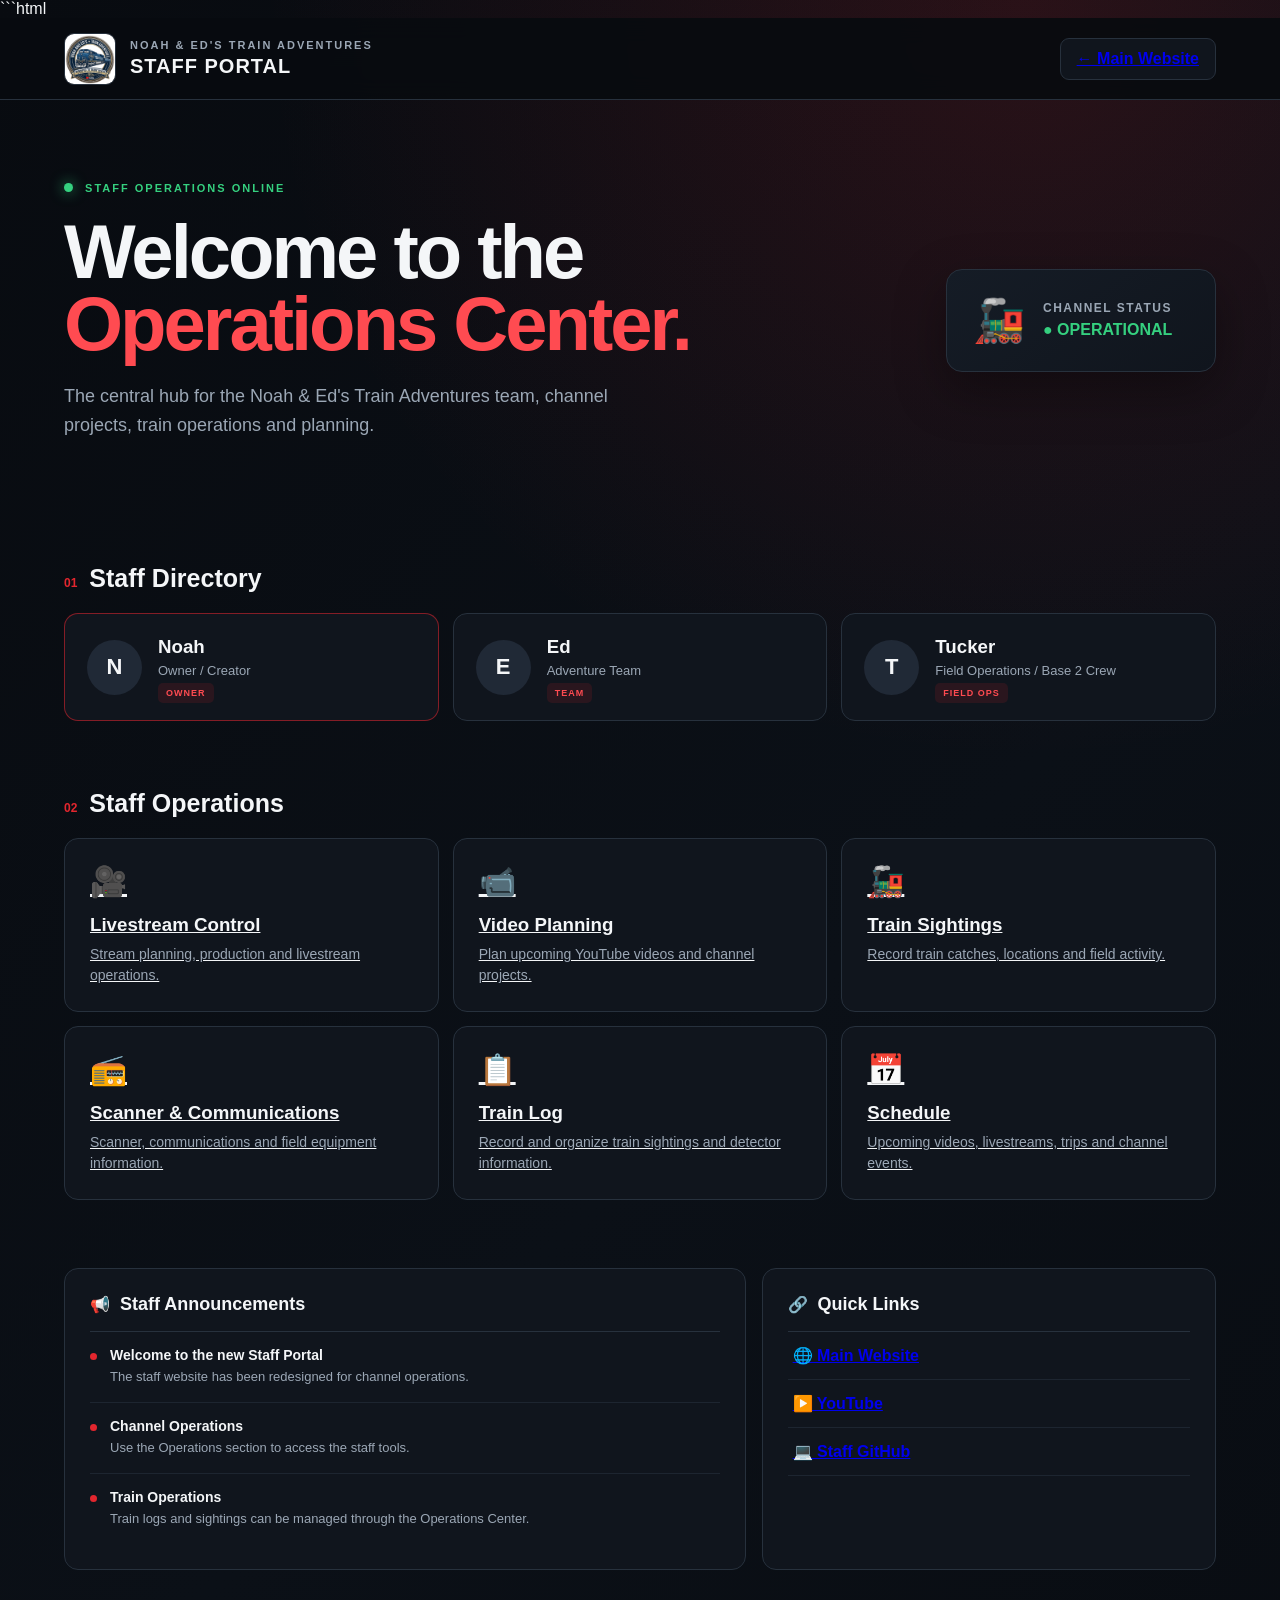
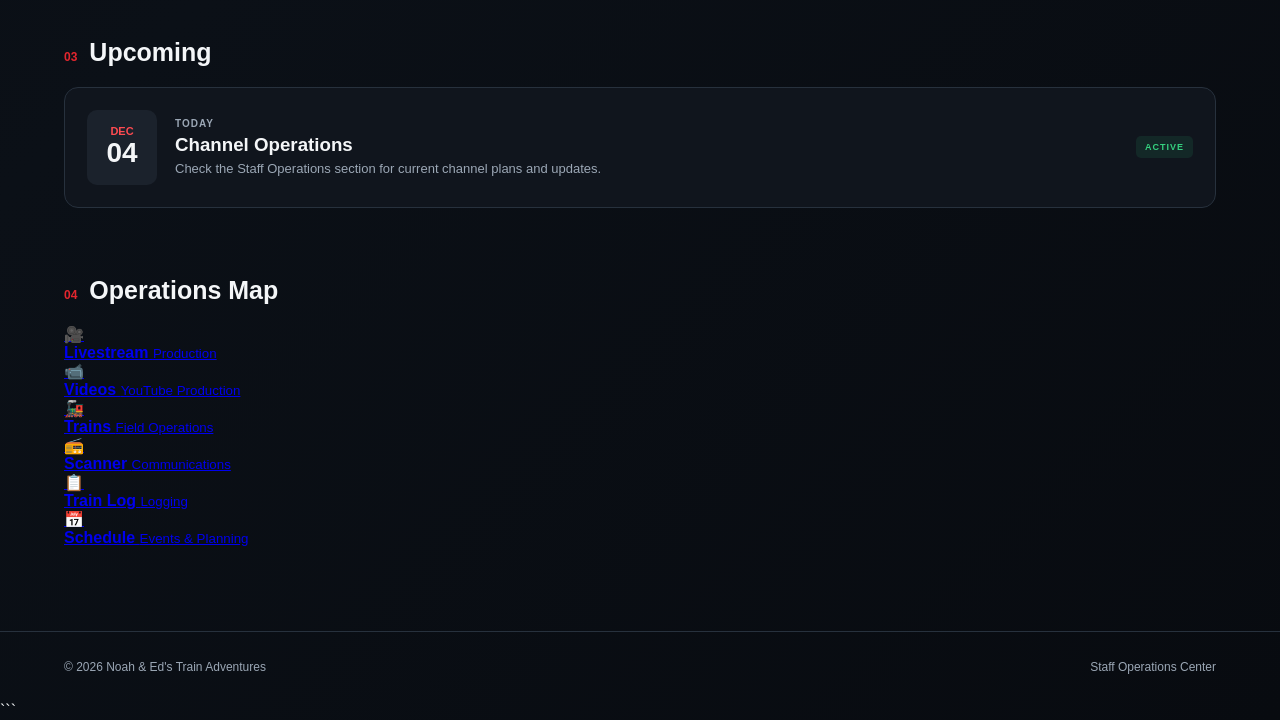
<file: index.html>
```html
<!DOCTYPE html>
<html lang="en">

<head>

    <meta charset="UTF-8">

    <meta
        name="viewport"
        content="width=device-width, initial-scale=1.0"
    >

    <meta
        name="description"
        content="Noah & Ed's Train Adventures Staff Portal"
    >

    <title>
        Staff Portal | Noah & Ed's Train Adventures
    </title>

    <link rel="stylesheet" href="style.css">

</head>


<body>


<!-- =========================================
     TOP NAVIGATION
========================================= -->

<header class="topbar">

    <div class="brand">

        <img
            src="logo.jpg"
            alt="Noah & Ed's Train Adventures"
            class="logo"
        >

        <div class="brand-text">

            <div class="eyebrow">
                NOAH & ED'S TRAIN ADVENTURES
            </div>

            <h1>
                STAFF PORTAL
            </h1>

        </div>

    </div>


    <a
        href="https://noahandedsadventure.github.io/main-website/"
        class="back-button"
    >
        ← Main Website
    </a>

</header>



<!-- =========================================
     MAIN CONTENT
========================================= -->

<main>


    <!-- =====================================
         HERO
    ====================================== -->

    <section class="hero">

        <div class="hero-content">

            <div class="online-status">

                <span class="status-dot"></span>

                STAFF OPERATIONS ONLINE

            </div>


            <h2>

                Welcome to the

                <span>
                    Operations Center.
                </span>

            </h2>


            <p>

                The central hub for the
                Noah & Ed's Train Adventures
                team, channel projects,
                train operations and planning.

            </p>

        </div>



        <div class="status-card">

            <div class="train-icon">
                🚂
            </div>


            <div>

                <div class="status-title">
                    CHANNEL STATUS
                </div>


                <div class="status-online">
                    ● OPERATIONAL
                </div>

            </div>

        </div>

    </section>



    <!-- =====================================
         STAFF DIRECTORY
    ====================================== -->

    <section class="section">

        <div class="section-header">

            <span>
                01
            </span>

            <h2>
                Staff Directory
            </h2>

        </div>



        <div class="staff-grid">


            <!-- NOAH -->

            <div class="staff-card owner">

                <div class="avatar">
                    N
                </div>


                <div>

                    <h3>
                        Noah
                    </h3>


                    <p>
                        Owner / Creator
                    </p>


                    <span class="badge">
                        OWNER
                    </span>

                </div>

            </div>



            <!-- ED -->

            <div class="staff-card">

                <div class="avatar">
                    E
                </div>


                <div>

                    <h3>
                        Ed
                    </h3>


                    <p>
                        Adventure Team
                    </p>


                    <span class="badge">
                        TEAM
                    </span>

                </div>

            </div>



            <!-- TUCKER -->

            <div class="staff-card">

                <div class="avatar">
                    T
                </div>


                <div>

                    <h3>
                        Tucker
                    </h3>


                    <p>
                        Field Operations / Base 2 Crew
                    </p>


                    <span class="badge">
                        FIELD OPS
                    </span>

                </div>

            </div>


        </div>

    </section>



    <!-- =====================================
         STAFF OPERATIONS
    ====================================== -->

    <section class="section">

        <div class="section-header">

            <span>
                02
            </span>

            <h2>
                Staff Operations
            </h2>

        </div>



        <div class="tools-grid">


            <!-- LIVESTREAM -->

            <a
                href="livestream.html"
                class="tool-card"
            >

                <div class="tool-icon">
                    🎥
                </div>


                <h3>
                    Livestream Control
                </h3>


                <p>
                    Stream planning, production
                    and livestream operations.
                </p>

            </a>



            <!-- VIDEOS -->

            <a
                href="videos.html"
                class="tool-card"
            >

                <div class="tool-icon">
                    📹
                </div>


                <h3>
                    Video Planning
                </h3>


                <p>
                    Plan upcoming YouTube videos
                    and channel projects.
                </p>

            </a>



            <!-- TRAIN SIGHTINGS -->

            <a
                href="trains.html"
                class="tool-card"
            >

                <div class="tool-icon">
                    🚂
                </div>


                <h3>
                    Train Sightings
                </h3>


                <p>
                    Record train catches,
                    locations and field activity.
                </p>

            </a>



            <!-- SCANNER -->

            <a
                href="scanner.html"
                class="tool-card"
            >

                <div class="tool-icon">
                    📻
                </div>


                <h3>
                    Scanner & Communications
                </h3>


                <p>
                    Scanner, communications
                    and field equipment information.
                </p>

            </a>



            <!-- TRAIN LOG -->

            <a
                href="train-log.html"
                class="tool-card"
            >

                <div class="tool-icon">
                    📋
                </div>


                <h3>
                    Train Log
                </h3>


                <p>
                    Record and organize train
                    sightings and detector information.
                </p>

            </a>



            <!-- SCHEDULE -->

            <a
                href="schedule.html"
                class="tool-card"
            >

                <div class="tool-icon">
                    📅
                </div>


                <h3>
                    Schedule
                </h3>


                <p>
                    Upcoming videos, livestreams,
                    trips and channel events.
                </p>

            </a>


        </div>

    </section>



    <!-- =====================================
         ANNOUNCEMENTS + QUICK LINKS
    ====================================== -->

    <section class="two-column section">


        <!-- ANNOUNCEMENTS -->

        <div class="panel">

            <div class="panel-header">

                <span>
                    📢
                </span>

                <h2>
                    Staff Announcements
                </h2>

            </div>



            <div class="announcement">

                <span class="announcement-dot"></span>


                <div>

                    <strong>
                        Welcome to the new Staff Portal
                    </strong>


                    <p>
                        The staff website has been
                        redesigned for channel operations.
                    </p>

                </div>

            </div>



            <div class="announcement">

                <span class="announcement-dot"></span>


                <div>

                    <strong>
                        Channel Operations
                    </strong>


                    <p>
                        Use the Operations section
                        to access the staff tools.
                    </p>

                </div>

            </div>



            <div class="announcement">

                <span class="announcement-dot"></span>


                <div>

                    <strong>
                        Train Operations
                    </strong>


                    <p>
                        Train logs and sightings can
                        be managed through the Operations
                        Center.
                    </p>

                </div>

            </div>

        </div>



        <!-- QUICK LINKS -->

        <div class="panel">

            <div class="panel-header">

                <span>
                    🔗
                </span>

                <h2>
                    Quick Links
                </h2>

            </div>


            <div class="quick-links">


                <a
                    href="https://noahandedsadventure.github.io/main-website/"
                >
                    🌐 Main Website
                </a>



                <a
                    href="https://www.youtube.com/"
                    target="_blank"
                    rel="noopener noreferrer"
                >
                    ▶️ YouTube
                </a>



                <a
                    href="https://github.com/Noahandedsadventure/staffpage"
                    target="_blank"
                    rel="noopener noreferrer"
                >
                    💻 Staff GitHub
                </a>


            </div>

        </div>


    </section>



    <!-- =====================================
         UPCOMING
    ====================================== -->

    <section class="section">

        <div class="section-header">

            <span>
                03
            </span>

            <h2>
                Upcoming
            </h2>

        </div>



        <div class="upcoming-card">


            <div class="calendar">

                <span id="month">
                    OCT
                </span>


                <strong id="day">
                    01
                </strong>

            </div>



            <div class="upcoming-info">

                <span class="today">
                    TODAY
                </span>


                <h3>
                    Channel Operations
                </h3>


                <p>
                    Check the Staff Operations
                    section for current channel
                    plans and updates.
                </p>

            </div>



            <div class="active">
                ACTIVE
            </div>


        </div>

    </section>



    <!-- =====================================
         OPERATIONS MAP
    ====================================== -->

    <section class="section">

        <div class="section-header">

            <span>
                04
            </span>

            <h2>
                Operations Map
            </h2>

        </div>



        <div class="operations-map">


            <a
                href="livestream.html"
                class="map-item"
            >

                <span>
                    🎥
                </span>

                <div>

                    <strong>
                        Livestream
                    </strong>

                    <small>
                        Production
                    </small>

                </div>

            </a>



            <a
                href="videos.html"
                class="map-item"
            >

                <span>
                    📹
                </span>

                <div>

                    <strong>
                        Videos
                    </strong>

                    <small>
                        YouTube Production
                    </small>

                </div>

            </a>



            <a
                href="trains.html"
                class="map-item"
            >

                <span>
                    🚂
                </span>

                <div>

                    <strong>
                        Trains
                    </strong>

                    <small>
                        Field Operations
                    </small>

                </div>

            </a>



            <a
                href="scanner.html"
                class="map-item"
            >

                <span>
                    📻
                </span>

                <div>

                    <strong>
                        Scanner
                    </strong>

                    <small>
                        Communications
                    </small>

                </div>

            </a>



            <a
                href="train-log.html"
                class="map-item"
            >

                <span>
                    📋
                </span>

                <div>

                    <strong>
                        Train Log
                    </strong>

                    <small>
                        Logging
                    </small>

                </div>

            </a>



            <a
                href="schedule.html"
                class="map-item"
            >

                <span>
                    📅
                </span>

                <div>

                    <strong>
                        Schedule
                    </strong>

                    <small>
                        Events & Planning
                    </small>

                </div>

            </a>


        </div>

    </section>


</main>



<!-- =========================================
     FOOTER
========================================= -->

<footer>

    <div>
        © 2026 Noah & Ed's Train Adventures
    </div>


    <div>
        Staff Operations Center
    </div>

</footer>



<!-- =========================================
     JAVASCRIPT
========================================= -->

<script>

    /*
        Automatically update the
        date displayed on the dashboard.
    */


    const now = new Date();


    const months = [

        "JAN",
        "FEB",
        "MAR",
        "APR",
        "MAY",
        "JUN",
        "JUL",
        "AUG",
        "SEP",
        "OCT",
        "NOV",
        "DEC"

    ];


    const monthElement =
        document.getElementById("month");


    const dayElement =
        document.getElementById("day");


    if (monthElement) {

        monthElement.textContent =
            months[now.getMonth()];

    }


    if (dayElement) {

        dayElement.textContent =
            String(
                now.getDate()
            ).padStart(2, "0");

    }

</script>


</body>

</html>
```
</file>
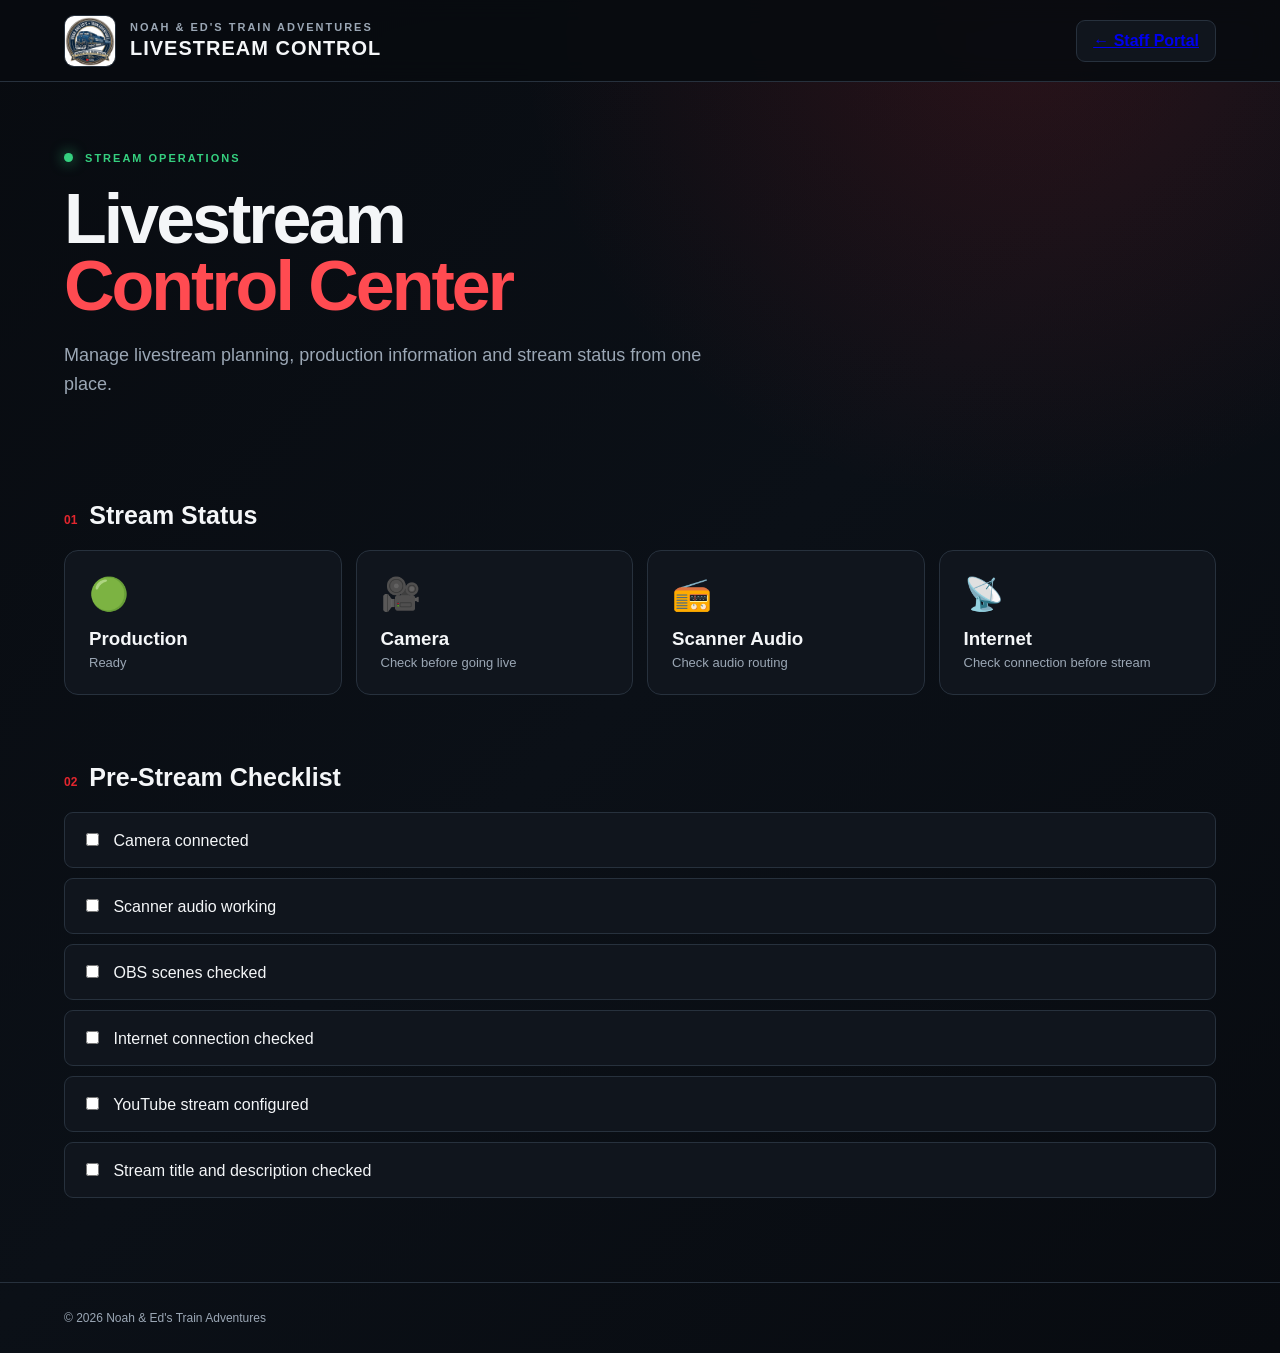
<file: livestream.html>
<!DOCTYPE html>
<html lang="en">
<head>
<meta charset="UTF-8">
<meta name="viewport" content="width=device-width, initial-scale=1.0">

<title>Livestream Control | Noah & Ed's</title>

<link rel="stylesheet" href="style.css">
</head>

<body>

<header class="topbar">

<div class="brand">
<img src="logo.jpg" class="logo">

<div>
<div class="eyebrow">NOAH & ED'S TRAIN ADVENTURES</div>
<h1>LIVESTREAM CONTROL</h1>
</div>
</div>

<a href="index.html" class="back-button">
← Staff Portal
</a>

</header>


<main>

<section class="page-hero">

<div>
<div class="online-status">
<span class="status-dot"></span>
STREAM OPERATIONS
</div>

<h2>
Livestream
<span>Control Center</span>
</h2>

<p>
Manage livestream planning, production information
and stream status from one place.
</p>
</div>

</section>


<section class="section">

<div class="section-header">
<span>01</span>
<h2>Stream Status</h2>
</div>

<div class="dashboard-grid">

<div class="dashboard-card">
<span class="big-icon">🟢</span>
<h3>Production</h3>
<p>Ready</p>
</div>

<div class="dashboard-card">
<span class="big-icon">🎥</span>
<h3>Camera</h3>
<p>Check before going live</p>
</div>

<div class="dashboard-card">
<span class="big-icon">📻</span>
<h3>Scanner Audio</h3>
<p>Check audio routing</p>
</div>

<div class="dashboard-card">
<span class="big-icon">📡</span>
<h3>Internet</h3>
<p>Check connection before stream</p>
</div>

</div>

</section>


<section class="section">

<div class="section-header">
<span>02</span>
<h2>Pre-Stream Checklist</h2>
</div>

<div class="checklist">

<label>
<input type="checkbox">
Camera connected
</label>

<label>
<input type="checkbox">
Scanner audio working
</label>

<label>
<input type="checkbox">
OBS scenes checked
</label>

<label>
<input type="checkbox">
Internet connection checked
</label>

<label>
<input type="checkbox">
YouTube stream configured
</label>

<label>
<input type="checkbox">
Stream title and description checked
</label>

</div>

</section>

</main>


<footer>
© 2026 Noah & Ed's Train Adventures
</footer>

</body>
</html>
</file>
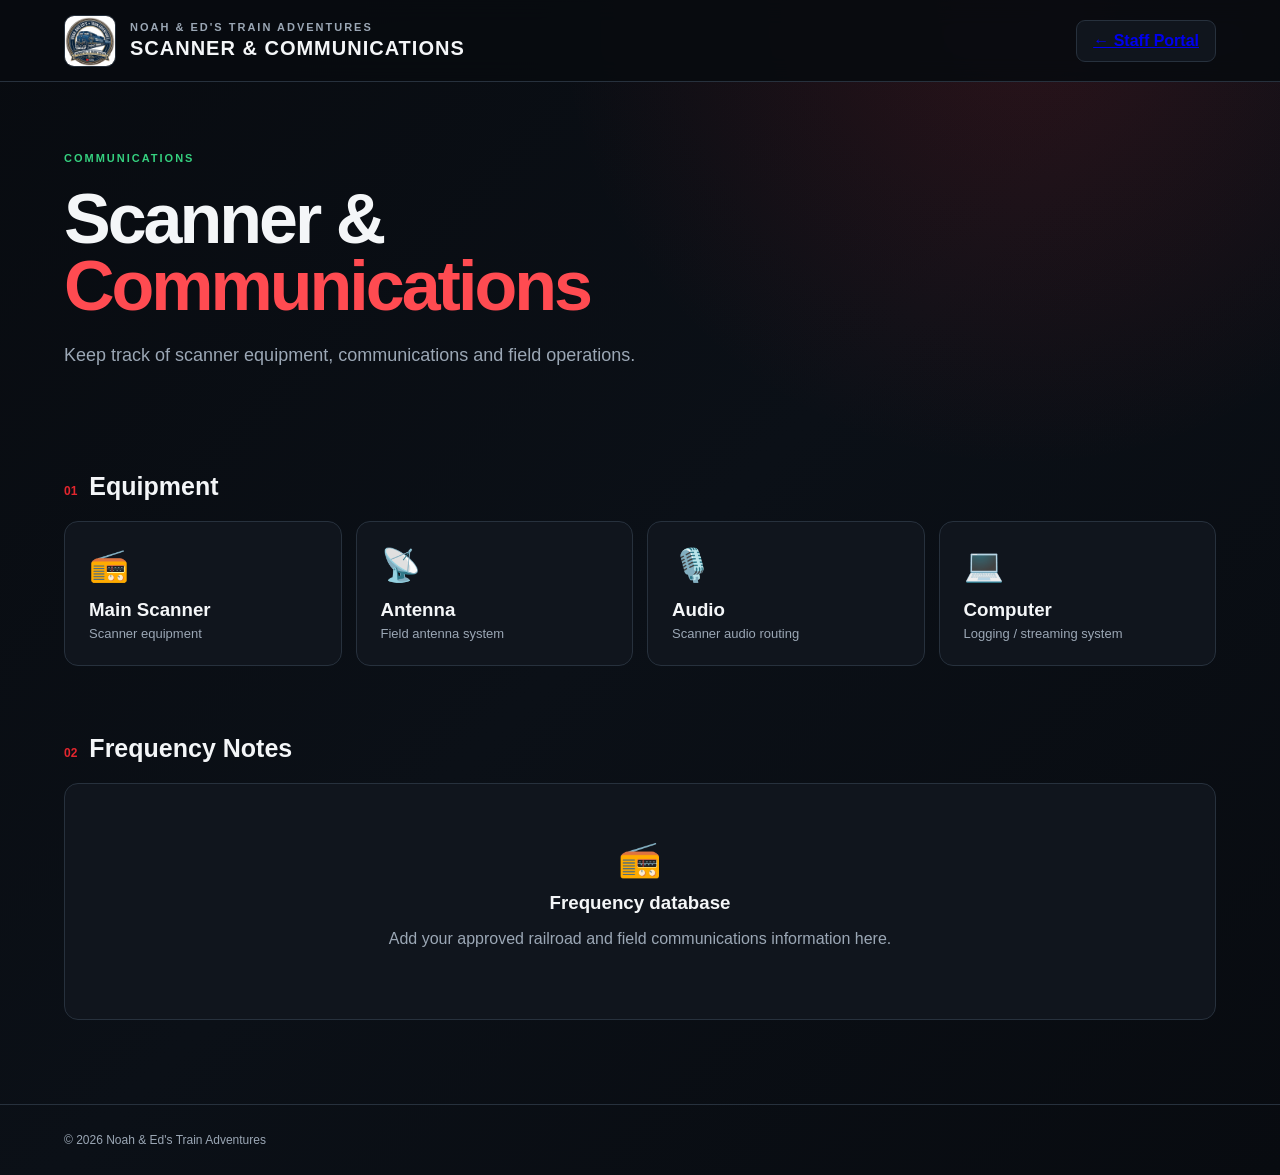
<file: scanner.html>
<!DOCTYPE html>
<html lang="en">

<head>

<meta charset="UTF-8">
<meta name="viewport" content="width=device-width, initial-scale=1.0">

<title>Scanner & Communications | Noah & Ed's</title>

<link rel="stylesheet" href="style.css">

</head>


<body>

<header class="topbar">

<div class="brand">

<img src="logo.jpg" class="logo">

<div>

<div class="eyebrow">
NOAH & ED'S TRAIN ADVENTURES
</div>

<h1>SCANNER & COMMUNICATIONS</h1>

</div>

</div>


<a href="index.html" class="back-button">
← Staff Portal
</a>

</header>


<main>

<section class="page-hero">

<div>

<div class="online-status">
COMMUNICATIONS
</div>

<h2>
Scanner &
<span>Communications</span>
</h2>

<p>
Keep track of scanner equipment, communications
and field operations.
</p>

</div>

</section>


<section class="section">

<div class="section-header">
<span>01</span>
<h2>Equipment</h2>
</div>


<div class="dashboard-grid">

<div class="dashboard-card">

<span class="big-icon">
📻
</span>

<h3>
Main Scanner
</h3>

<p>
Scanner equipment
</p>

</div>


<div class="dashboard-card">

<span class="big-icon">
📡
</span>

<h3>
Antenna
</h3>

<p>
Field antenna system
</p>

</div>


<div class="dashboard-card">

<span class="big-icon">
🎙️
</span>

<h3>
Audio
</h3>

<p>
Scanner audio routing
</p>

</div>


<div class="dashboard-card">

<span class="big-icon">
💻
</span>

<h3>
Computer
</h3>

<p>
Logging / streaming system
</p>

</div>

</div>

</section>


<section class="section">

<div class="section-header">
<span>02</span>
<h2>Frequency Notes</h2>
</div>


<div class="empty-state">

📻

<h3>
Frequency database
</h3>

<p>
Add your approved railroad and field
communications information here.
</p>

</div>

</section>

</main>


<footer>
© 2026 Noah & Ed's Train Adventures
</footer>

</body>

</html>
</file>
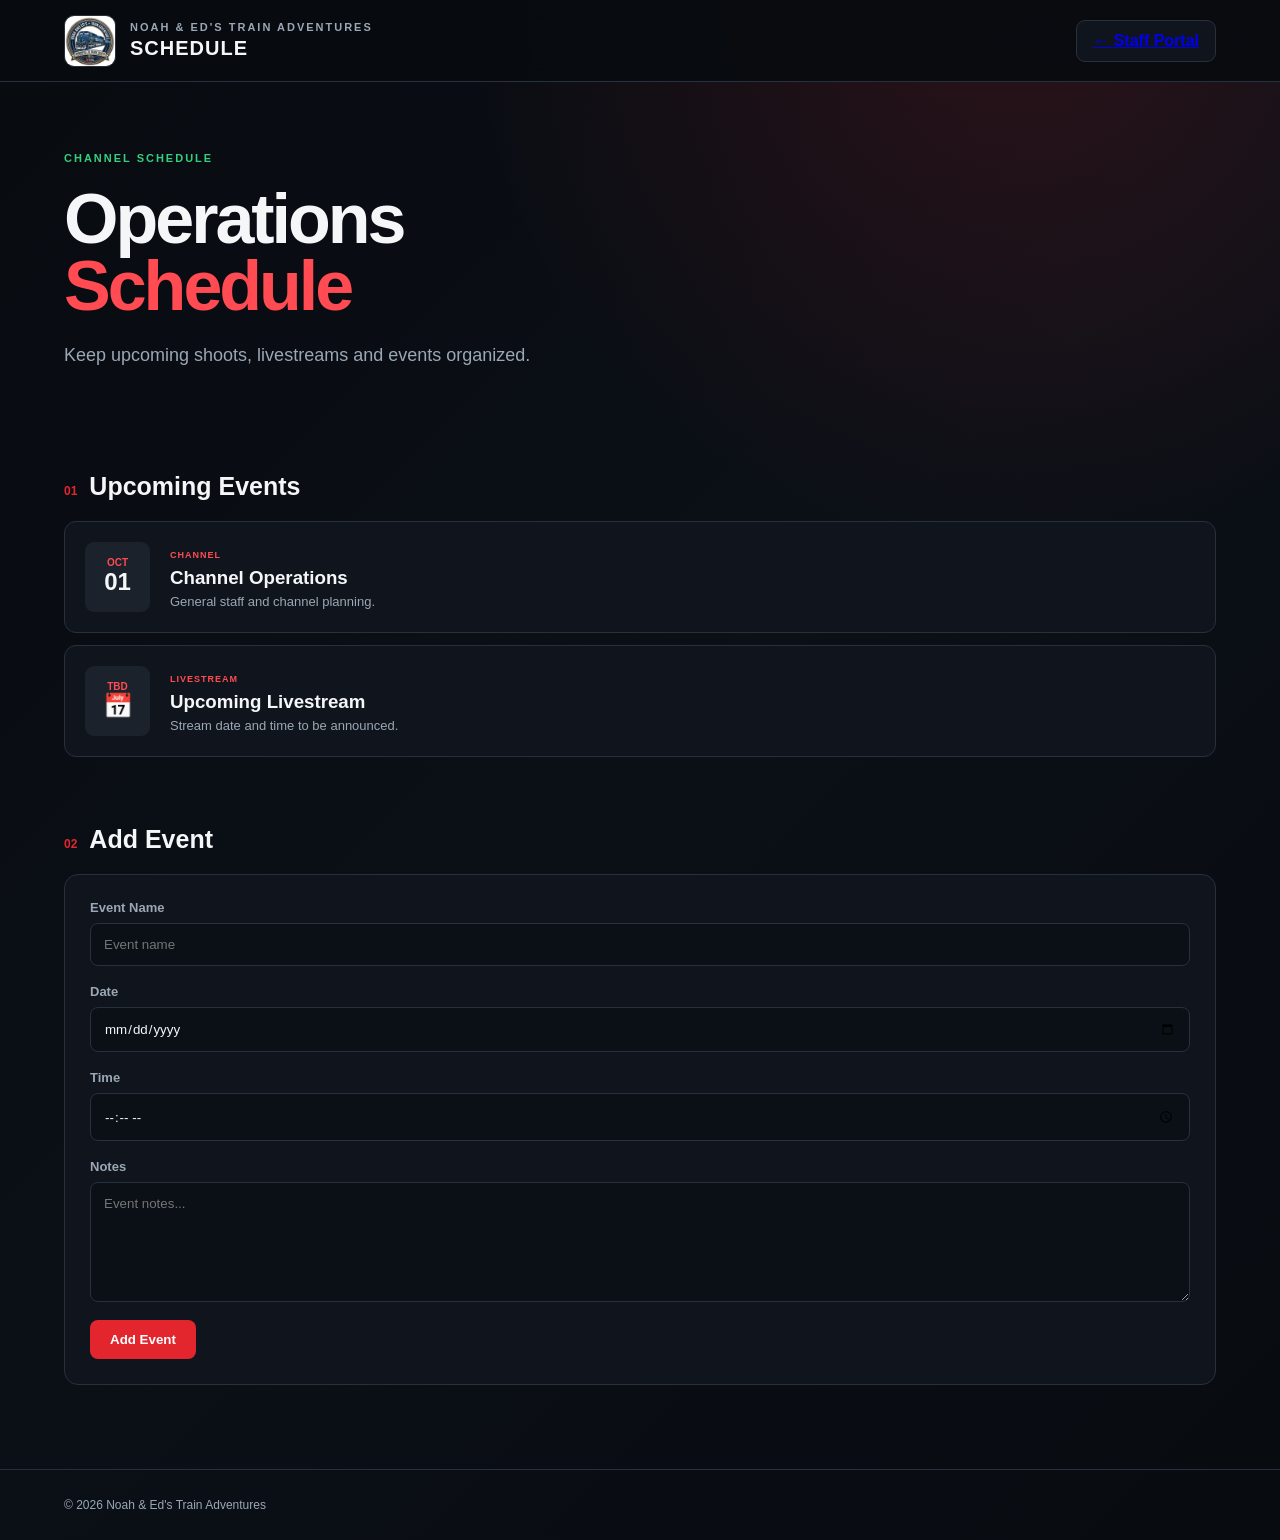
<file: schedule.html>
<!DOCTYPE html>
<html lang="en">

<head>

<meta charset="UTF-8">
<meta name="viewport" content="width=device-width, initial-scale=1.0">

<title>Schedule | Noah & Ed's</title>

<link rel="stylesheet" href="style.css">

</head>


<body>

<header class="topbar">

<div class="brand">

<img src="logo.jpg" class="logo">

<div>

<div class="eyebrow">
NOAH & ED'S TRAIN ADVENTURES
</div>

<h1>SCHEDULE</h1>

</div>

</div>


<a href="index.html" class="back-button">
← Staff Portal
</a>

</header>


<main>

<section class="page-hero">

<div>

<div class="online-status">
CHANNEL SCHEDULE
</div>

<h2>
Operations
<span>Schedule</span>
</h2>

<p>
Keep upcoming shoots, livestreams and events organized.
</p>

</div>

</section>


<section class="section">

<div class="section-header">
<span>01</span>
<h2>Upcoming Events</h2>
</div>


<div class="schedule-list">


<div class="schedule-item">

<div class="schedule-date">

<span>
OCT
</span>

<strong>
01
</strong>

</div>


<div>

<span class="event-type">
CHANNEL
</span>

<h3>
Channel Operations
</h3>

<p>
General staff and channel planning.
</p>

</div>

</div>



<div class="schedule-item">

<div class="schedule-date">

<span>
TBD
</span>

<strong>
📅
</strong>

</div>


<div>

<span class="event-type">
LIVESTREAM
</span>

<h3>
Upcoming Livestream
</h3>

<p>
Stream date and time to be announced.
</p>

</div>

</div>


</div>

</section>


<section class="section">

<div class="section-header">
<span>02</span>
<h2>Add Event</h2>
</div>


<form class="staff-form">

<label>
Event Name

<input
type="text"
placeholder="Event name">
</label>


<label>
Date

<input type="date">
</label>


<label>
Time

<input type="time">
</label>


<label>
Notes

<textarea
placeholder="Event notes..."></textarea>
</label>


<button type="button"
onclick="alert('Schedule form ready for calendar integration.')">
Add Event
</button>

</form>

</section>

</main>


<footer>
© 2026 Noah & Ed's Train Adventures
</footer>

</body>

</html>
</file>
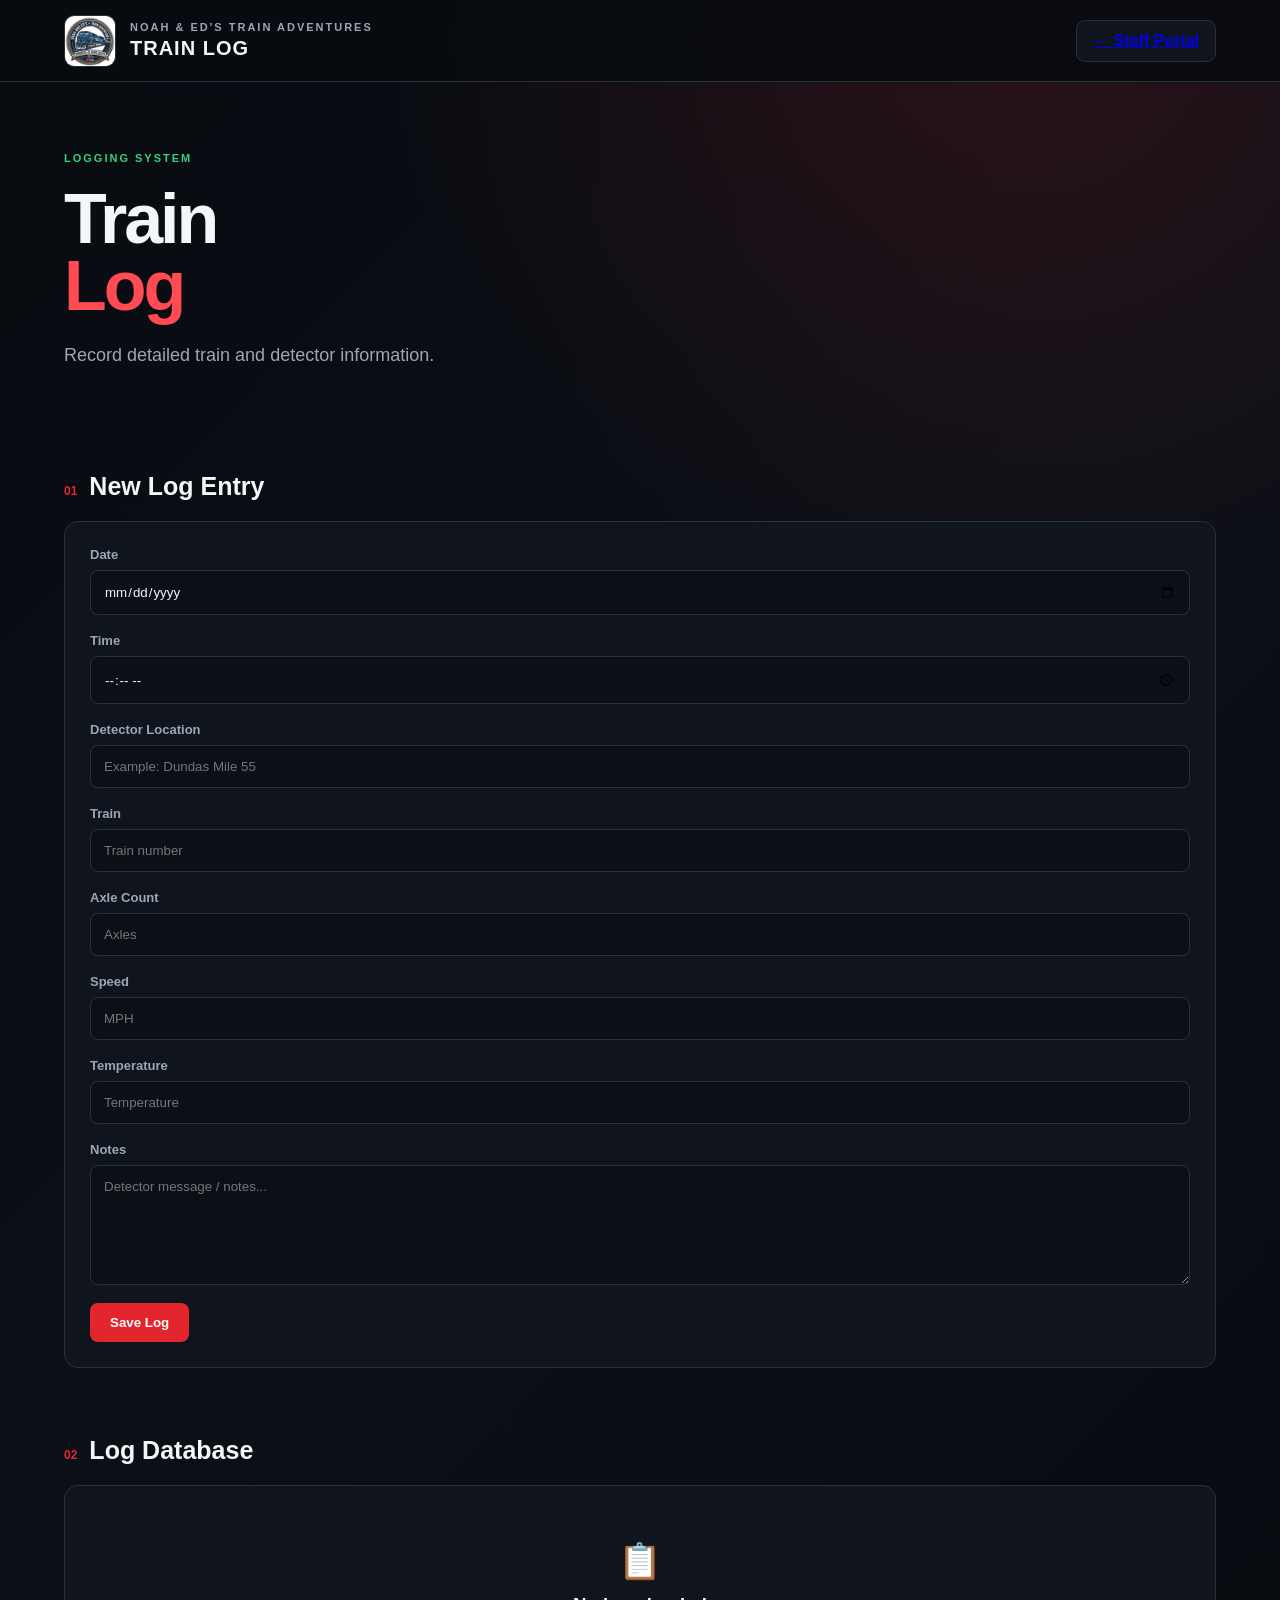
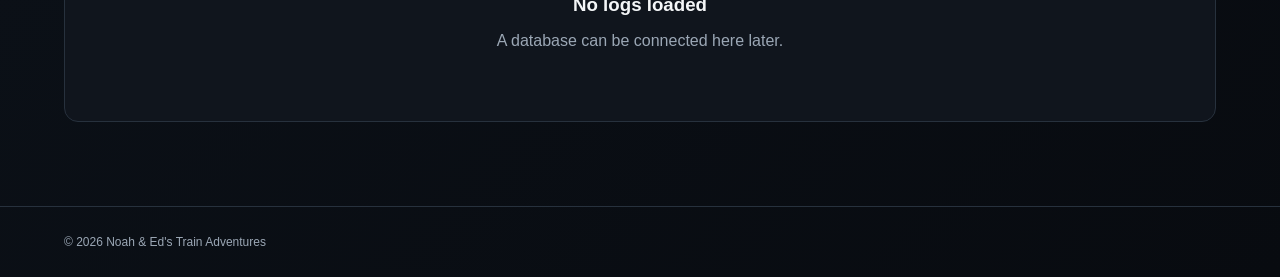
<file: train-log.html>
<!DOCTYPE html>
<html lang="en">

<head>

<meta charset="UTF-8">
<meta name="viewport" content="width=device-width, initial-scale=1.0">

<title>Train Log | Noah & Ed's</title>

<link rel="stylesheet" href="style.css">

</head>


<body>

<header class="topbar">

<div class="brand">

<img src="logo.jpg" class="logo">

<div>

<div class="eyebrow">
NOAH & ED'S TRAIN ADVENTURES
</div>

<h1>TRAIN LOG</h1>

</div>

</div>


<a href="index.html" class="back-button">
← Staff Portal
</a>

</header>


<main>

<section class="page-hero">

<div>

<div class="online-status">
LOGGING SYSTEM
</div>

<h2>
Train
<span>Log</span>
</h2>

<p>
Record detailed train and detector information.
</p>

</div>

</section>


<section class="section">

<div class="section-header">
<span>01</span>
<h2>New Log Entry</h2>
</div>


<form class="staff-form">

<label>
Date

<input type="date">
</label>


<label>
Time

<input type="time">
</label>


<label>
Detector Location

<input
type="text"
placeholder="Example: Dundas Mile 55">
</label>


<label>
Train

<input
type="text"
placeholder="Train number">
</label>


<label>
Axle Count

<input
type="number"
placeholder="Axles">
</label>


<label>
Speed

<input
type="number"
placeholder="MPH">
</label>


<label>
Temperature

<input
type="number"
placeholder="Temperature">
</label>


<label>
Notes

<textarea
placeholder="Detector message / notes..."></textarea>
</label>


<button type="button"
onclick="alert('Train log form ready for database integration.')">
Save Log
</button>

</form>

</section>


<section class="section">

<div class="section-header">
<span>02</span>
<h2>Log Database</h2>
</div>


<div class="empty-state">

📋

<h3>
No logs loaded
</h3>

<p>
A database can be connected here later.
</p>

</div>

</section>

</main>


<footer>
© 2026 Noah & Ed's Train Adventures
</footer>

</body>

</html>
</file>
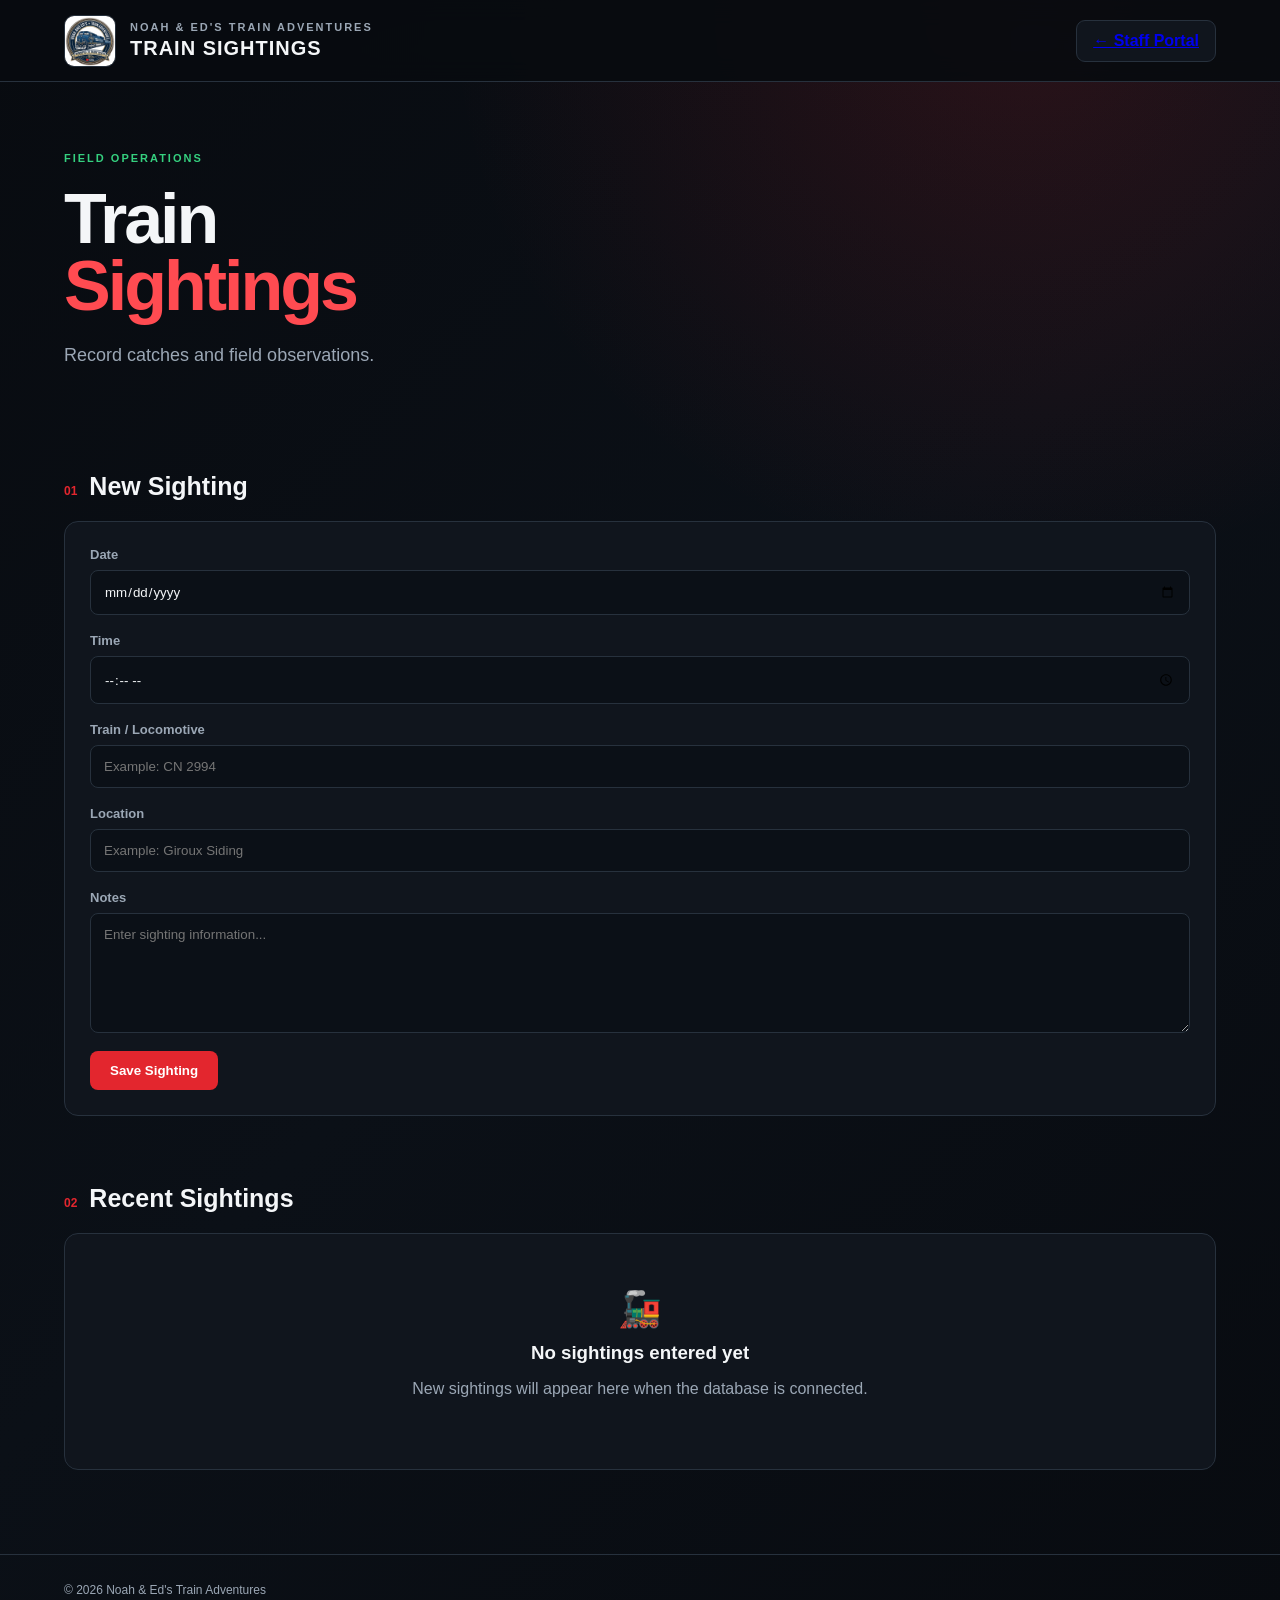
<file: trains.html>
<!DOCTYPE html>
<html lang="en">

<head>

<meta charset="UTF-8">
<meta name="viewport" content="width=device-width, initial-scale=1.0">

<title>Train Sightings | Noah & Ed's</title>

<link rel="stylesheet" href="style.css">

</head>


<body>

<header class="topbar">

<div class="brand">

<img src="logo.jpg" class="logo">

<div>

<div class="eyebrow">
NOAH & ED'S TRAIN ADVENTURES
</div>

<h1>TRAIN SIGHTINGS</h1>

</div>

</div>


<a href="index.html" class="back-button">
← Staff Portal
</a>

</header>


<main>

<section class="page-hero">

<div>

<div class="online-status">
FIELD OPERATIONS
</div>

<h2>
Train
<span>Sightings</span>
</h2>

<p>
Record catches and field observations.
</p>

</div>

</section>


<section class="section">

<div class="section-header">
<span>01</span>
<h2>New Sighting</h2>
</div>


<form class="staff-form">

<label>
Date

<input type="date">
</label>


<label>
Time

<input type="time">
</label>


<label>
Train / Locomotive

<input
type="text"
placeholder="Example: CN 2994">
</label>


<label>
Location

<input
type="text"
placeholder="Example: Giroux Siding">
</label>


<label>
Notes

<textarea
placeholder="Enter sighting information..."></textarea>
</label>


<button type="button"
onclick="alert('Train sighting saved locally for now.')">
Save Sighting
</button>

</form>

</section>


<section class="section">

<div class="section-header">
<span>02</span>
<h2>Recent Sightings</h2>
</div>


<div class="empty-state">

🚂

<h3>
No sightings entered yet
</h3>

<p>
New sightings will appear here when
the database is connected.
</p>

</div>

</section>

</main>


<footer>
© 2026 Noah & Ed's Train Adventures
</footer>

</body>

</html>
</file>
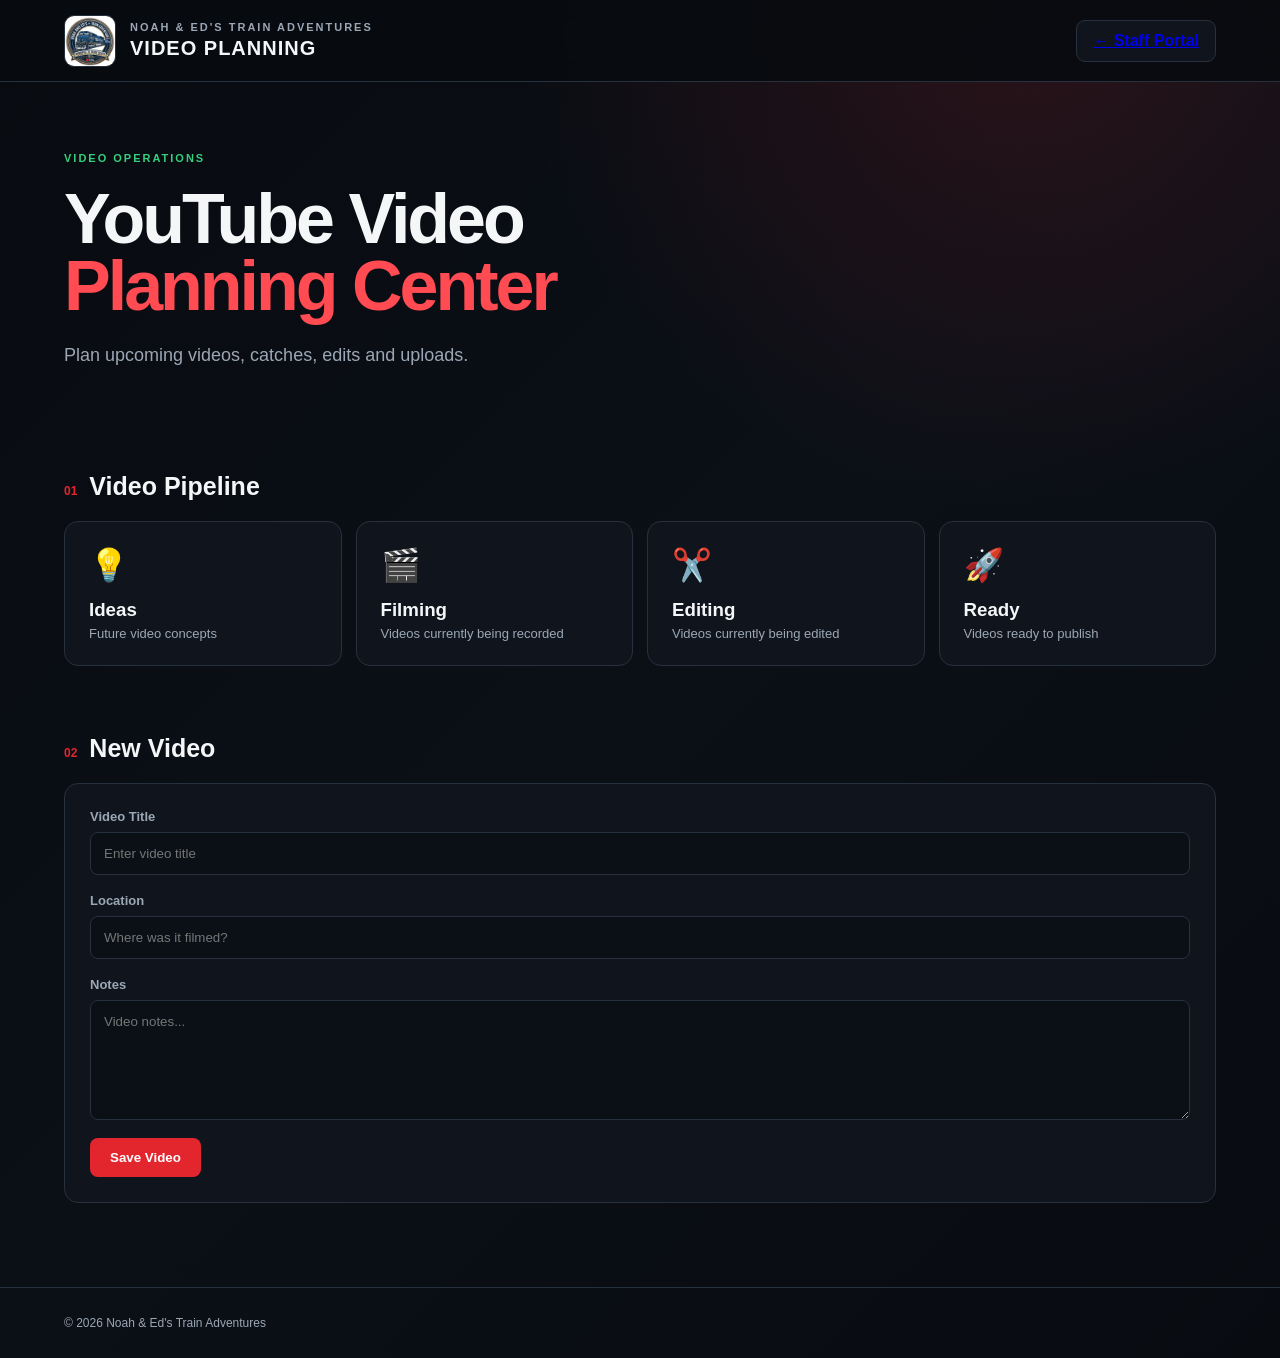
<file: videos.html>
<!DOCTYPE html>
<html lang="en">
<head>

<meta charset="UTF-8">
<meta name="viewport" content="width=device-width, initial-scale=1.0">

<title>Video Planning | Noah & Ed's</title>

<link rel="stylesheet" href="style.css">

</head>

<body>

<header class="topbar">

<div class="brand">

<img src="logo.jpg" class="logo">

<div>
<div class="eyebrow">
NOAH & ED'S TRAIN ADVENTURES
</div>

<h1>VIDEO PLANNING</h1>
</div>

</div>

<a href="index.html" class="back-button">
← Staff Portal
</a>

</header>


<main>

<section class="page-hero">

<div>

<div class="online-status">
VIDEO OPERATIONS
</div>

<h2>
YouTube Video
<span>Planning Center</span>
</h2>

<p>
Plan upcoming videos, catches, edits and uploads.
</p>

</div>

</section>


<section class="section">

<div class="section-header">
<span>01</span>
<h2>Video Pipeline</h2>
</div>


<div class="dashboard-grid">

<div class="dashboard-card">
<span class="big-icon">💡</span>
<h3>Ideas</h3>
<p>Future video concepts</p>
</div>

<div class="dashboard-card">
<span class="big-icon">🎬</span>
<h3>Filming</h3>
<p>Videos currently being recorded</p>
</div>

<div class="dashboard-card">
<span class="big-icon">✂️</span>
<h3>Editing</h3>
<p>Videos currently being edited</p>
</div>

<div class="dashboard-card">
<span class="big-icon">🚀</span>
<h3>Ready</h3>
<p>Videos ready to publish</p>
</div>

</div>

</section>


<section class="section">

<div class="section-header">
<span>02</span>
<h2>New Video</h2>
</div>

<form class="staff-form">

<label>
Video Title

<input
type="text"
placeholder="Enter video title">
</label>


<label>
Location

<input
type="text"
placeholder="Where was it filmed?">
</label>


<label>
Notes

<textarea
placeholder="Video notes..."></textarea>
</label>


<button type="button"
onclick="alert('Video planning form ready!')">
Save Video
</button>

</form>

</section>

</main>


<footer>
© 2026 Noah & Ed's Train Adventures
</footer>

</body>
</html>
</file>
<file: style.css>
* {
    box-sizing: border-box;
}

:root {

    --background: #080b10;
    --panel: #10151d;
    --panel-light: #151c26;

    --border: #27313d;

    --text: #f4f6f8;
    --muted: #9ba7b5;

    --red: #e3262e;
    --red-light: #ff4b51;

    --green: #35d07f;

}


body {

    margin: 0;

    font-family:
        Arial,
        Helvetica,
        sans-serif;

    background:
        radial-gradient(
            circle at 80% 0%,
            rgba(227,38,46,.15),
            transparent 30%
        ),

        linear-gradient(
            135deg,
            #080b10,
            #0b1017,
            #080b10
        );

    color: var(--text);

    min-height: 100vh;

}


/* HEADER */

.topbar {

    min-height: 82px;

    padding:
        14px 5%;

    display: flex;

    justify-content:
        space-between;

    align-items:
        center;

    gap: 20px;

    border-bottom:
        1px solid var(--border);

    background:
        rgba(8,11,16,.92);

    position:
        sticky;

    top: 0;

    z-index: 100;

    backdrop-filter:
        blur(12px);

}


.brand {

    display: flex;

    align-items: center;

    gap: 14px;

}


.logo {

    width: 52px;

    height: 52px;

    object-fit: cover;

    border-radius: 10px;

    border:
        1px solid var(--border);

}


.eyebrow {

    font-size: 11px;

    letter-spacing: 2px;

    color:
        var(--muted);

    font-weight: 800;

}


h1 {

    margin:
        4px 0 0;

    font-size: 20px;

    letter-spacing: 1px;

}


.back-button {

    padding:
        11px 16px;

    border:
        1px solid var(--border);

    border-radius: 9px;

    background:
        var(--panel);

    font-weight: 700;

    transition:
        .2s;

}


.back-button:hover {

    border-color:
        var(--red);

    transform:
        translateY(-2px);

}



/* MAIN */

main {

    width:
        min(1180px, 90%);

    margin:
        auto;

}


/* HERO */

.hero {

    min-height:
        430px;

    padding:
        70px 0 60px;

    display:
        flex;

    justify-content:
        space-between;

    align-items:
        center;

    gap: 50px;

}


.online-status {

    color:
        var(--green);

    font-size:
        11px;

    font-weight:
        900;

    letter-spacing:
        2px;

}


.status-dot {

    display:
        inline-block;

    width:
        9px;

    height:
        9px;

    background:
        var(--green);

    border-radius:
        50%;

    margin-right:
        7px;

    box-shadow:
        0 0 14px
        rgba(53,208,127,.8);

}


.hero h2 {

    font-size:
        clamp(42px, 7vw, 76px);

    line-height:
        .95;

    letter-spacing:
        -3px;

    margin:
        22px 0;

}


.hero h2 span {

    display:
        block;

    color:
        var(--red-light);

}


.hero p {

    color:
        var(--muted);

    max-width:
        600px;

    font-size:
        18px;

    line-height:
        1.6;

}


.status-card {

    min-width:
        270px;

    padding:
        26px;

    border:
        1px solid var(--border);

    border-radius:
        16px;

    background:
        linear-gradient(
            145deg,
            var(--panel-light),
            var(--panel)
        );

    display:
        flex;

    align-items:
        center;

    gap:
        18px;

    box-shadow:
        0 18px 50px
        rgba(0,0,0,.35);

}


.train-icon {

    font-size:
        42px;

}


.status-title {

    color:
        var(--muted);

    font-size:
        12px;

    letter-spacing:
        1.5px;

    font-weight:
        800;

}


.status-online {

    color:
        var(--green);

    margin-top:
        6px;

    font-weight:
        800;

}



/* SECTIONS */

.section {

    padding:
        34px 0;

}


.section-header {

    display:
        flex;

    align-items:
        baseline;

    gap:
        12px;

    margin-bottom:
        20px;

}


.section-header span {

    color:
        var(--red);

    font-size:
        12px;

    font-weight:
        900;

}


.section-header h2 {

    margin:
        0;

    font-size:
        25px;

}



/* STAFF */

.staff-grid {

    display:
        grid;

    grid-template-columns:
        repeat(3, 1fr);

    gap:
        14px;

}


.staff-card {

    background:
        var(--panel);

    border:
        1px solid var(--border);

    border-radius:
        14px;

    padding:
        22px;

    display:
        flex;

    align-items:
        center;

    gap:
        16px;

    transition:
        .2s;

}


.staff-card:hover {

    transform:
        translateY(-4px);

    border-color:
        #465365;

}


.staff-card.owner {

    border-color:
        rgba(227,38,46,.55);

}


.avatar {

    width:
        55px;

    height:
        55px;

    border-radius:
        50%;

    display:
        grid;

    place-items:
        center;

    background:
        #202936;

    font-size:
        22px;

    font-weight:
        900;

}


.staff-card h3 {

    margin:
        0 0 5px;

}


.staff-card p {

    margin:
        0 0 10px;

    color:
        var(--muted);

    font-size:
        13px;

}


.badge {

    font-size:
        9px;

    letter-spacing:
        1px;

    font-weight:
        900;

    padding:
        5px 8px;

    border-radius:
        5px;

    color:
        var(--red-light);

    background:
        rgba(227,38,46,.12);

}



/* TOOLS */

.tools-grid {

    display:
        grid;

    grid-template-columns:
        repeat(3, 1fr);

    gap:
        14px;

}


.tool-card {

    width:
        100%;

    text-align:
        left;

    padding:
        25px;

    border:
        1px solid var(--border);

    border-radius:
        14px;

    background:
        var(--panel);

    color:
        var(--text);

    cursor:
        pointer;

    transition:
        .2s;

}


.tool-card:hover {

    transform:
        translateY(-4px);

    border-color:
        #465365;

}


.tool-icon {

    font-size:
        30px;

    margin-bottom:
        15px;

}


.tool-card h3 {

    margin:
        0 0 8px;

}


.tool-card p {

    margin:
        0;

    color:
        var(--muted);

    line-height:
        1.5;

    font-size:
        14px;

}



/* TWO COLUMNS */

.two-column {

    display:
        grid;

    grid-template-columns:
        1.2fr .8fr;

    gap:
        16px;

}


.panel {

    border:
        1px solid var(--border);

    border-radius:
        14px;

    background:
        var(--panel);

    padding:
        25px;

}


.panel-header {

    display:
        flex;

    align-items:
        center;

    gap:
        10px;

    padding-bottom:
        16px;

    border-bottom:
        1px solid var(--border);

}


.panel-header h2 {

    margin:
        0;

    font-size:
        18px;

}


.announcement {

    display:
        flex;

    gap:
        13px;

    padding:
        15px 0;

    border-bottom:
        1px solid #1d2530;

}


.announcement:last-child {

    border-bottom:
        none;

}


.announcement-dot {

    width:
        7px;

    height:
        7px;

    margin-top:
        6px;

    flex-shrink:
        0;

    border-radius:
        50%;

    background:
        var(--red);

}


.announcement strong {

    font-size:
        14px;

}


.announcement p {

    color:
        var(--muted);

    margin:
        5px 0 0;

    font-size:
        13px;

    line-height:
        1.45;

}



/* QUICK LINKS */

.quick-links {

    display:
        grid;

}


.quick-links a {

    padding:
        14px 5px;

    border-bottom:
        1px solid #1d2530;

    font-weight:
        700;

}


.quick-links a:hover {

    color:
        var(--red-light);

}



/* UPCOMING */

.upcoming-card {

    padding:
        22px;

    display:
        flex;

    align-items:
        center;

    gap:
        18px;

    background:
        var(--panel);

    border:
        1px solid var(--border);

    border-radius:
        14px;

}


.calendar {

    width:
        70px;

    height:
        75px;

    border-radius:
        10px;

    background:
        #1b222c;

    display:
        grid;

    place-items:
        center;

    align-content:
        center;

}


.calendar span {

    color:
        var(--red-light);

    font-size:
        11px;

    font-weight:
        900;

}


.calendar strong {

    font-size:
        28px;

}


.upcoming-info h3 {

    margin:
        5px 0;

}


.upcoming-info p {

    margin:
        0;

    color:
        var(--muted);

    font-size:
        13px;

}


.today {

    font-size:
        10px;

    letter-spacing:
        1px;

    color:
        var(--muted);

    font-weight:
        900;

}


.active {

    margin-left:
        auto;

    color:
        var(--green);

    background:
        rgba(53,208,127,.1);

    padding:
        6px 9px;

    border-radius:
        5px;

    font-size:
        9px;

    letter-spacing:
        1px;

    font-weight:
        900;

}



/* FOOTER */

footer {

    border-top:
        1px solid var(--border);

    margin-top:
        50px;

    padding:
        28px 5%;

    display:
        flex;

    justify-content:
        space-between;

    color:
        var(--muted);

    font-size:
        12px;

}



/* POPUP */

.notice {

    position:
        fixed;

    right:
        22px;

    bottom:
        22px;

    width:
        min(330px, calc(100% - 44px));

    padding:
        18px;

    background:
        #171e27;

    border:
        1px solid #3a4655;

    border-radius:
        12px;

    box-shadow:
        0 18px 50px
        rgba(0,0,0,.45);

    transform:
        translateY(160%);

    transition:
        .3s;

    z-index:
        200;

}


.notice.show {

    transform:
        translateY(0);

}


.notice strong {

    display:
        block;

}


.notice p {

    color:
        var(--muted);

    font-size:
        13px;

}


.notice button {

    border:
        0;

    background:
        var(--red);

    color:
        white;

    padding:
        8px 12px;

    border-radius:
        6px;

    cursor:
        pointer;

    font-weight:
        700;

}



/* MOBILE */

@media (max-width: 850px) {

    .hero {

        flex-direction:
            column;

        align-items:
            flex-start;

    }


    .status-card {

        width:
            100%;

    }


    .staff-grid,
    .tools-grid,
    .two-column {

        grid-template-columns:
            1fr;

    }

}


@media (max-width: 560px) {

    .topbar {

        align-items:
            flex-start;

    }


    .eyebrow {

        display:
            none;

    }


    .hero h2 {

        font-size:
            48px;

    }


    .back-button {

        font-size:
            12px;

        padding:
            9px 10px;

    }


    footer {

        flex-direction:
            column;

        gap:
            6px;

    }


    .upcoming-card {

        align-items:
            flex-start;

    }

}
/* =====================================
   STAFF OPERATIONS PAGES
===================================== */

.page-hero {

    padding:
        70px 0 50px;

}


.page-hero h2 {

    font-size:
        clamp(42px, 7vw, 70px);

    line-height:
        .95;

    letter-spacing:
        -3px;

    margin:
        22px 0;

}


.page-hero h2 span {

    display:
        block;

    color:
        var(--red-light);

}


.page-hero p {

    max-width:
        650px;

    color:
        var(--muted);

    font-size:
        18px;

    line-height:
        1.6;

}


/* DASHBOARD */

.dashboard-grid {

    display:
        grid;

    grid-template-columns:
        repeat(4, 1fr);

    gap:
        14px;

}


.dashboard-card {

    background:
        var(--panel);

    border:
        1px solid var(--border);

    border-radius:
        14px;

    padding:
        24px;

}


.big-icon {

    font-size:
        32px;

}


.dashboard-card h3 {

    margin:
        15px 0 5px;

}


.dashboard-card p {

    margin:
        0;

    color:
        var(--muted);

    font-size:
        13px;

}


/* FORMS */

.staff-form {

    background:
        var(--panel);

    border:
        1px solid var(--border);

    border-radius:
        14px;

    padding:
        25px;

    display:
        grid;

    gap:
        18px;

}


.staff-form label {

    display:
        grid;

    gap:
        8px;

    color:
        var(--muted);

    font-size:
        13px;

    font-weight:
        700;

}


.staff-form input,
.staff-form textarea {

    width:
        100%;

    padding:
        13px;

    background:
        #0b1017;

    color:
        var(--text);

    border:
        1px solid var(--border);

    border-radius:
        8px;

    font-family:
        inherit;

}


.staff-form textarea {

    min-height:
        120px;

    resize:
        vertical;

}


.staff-form input:focus,
.staff-form textarea:focus {

    outline:
        none;

    border-color:
        var(--red);

}


.staff-form button {

    width:
        fit-content;

    padding:
        12px 20px;

    background:
        var(--red);

    color:
        white;

    border:
        none;

    border-radius:
        8px;

    cursor:
        pointer;

    font-weight:
        800;

}


.staff-form button:hover {

    background:
        var(--red-light);

}


/* CHECKLIST */

.checklist {

    display:
        grid;

    gap:
        10px;

}


.checklist label {

    padding:
        17px;

    background:
        var(--panel);

    border:
        1px solid var(--border);

    border-radius:
        9px;

    color:
        var(--text);

}


.checklist input {

    margin-right:
        10px;

}


/* EMPTY STATE */

.empty-state {

    text-align:
        center;

    padding:
        55px 20px;

    background:
        var(--panel);

    border:
        1px solid var(--border);

    border-radius:
        14px;

}


.empty-state:first-letter {

    font-size:
        35px;

}


.empty-state h3 {

    margin:
        12px 0 6px;

}


.empty-state p {

    color:
        var(--muted);

}


/* SCHEDULE */

.schedule-list {

    display:
        grid;

    gap:
        12px;

}


.schedule-item {

    display:
        flex;

    align-items:
        center;

    gap:
        20px;

    padding:
        20px;

    background:
        var(--panel);

    border:
        1px solid var(--border);

    border-radius:
        12px;

}


.schedule-date {

    min-width:
        65px;

    height:
        70px;

    display:
        grid;

    place-items:
        center;

    align-content:
        center;

    background:
        #1b222c;

    border-radius:
        9px;

}


.schedule-date span {

    color:
        var(--red-light);

    font-size:
        10px;

    font-weight:
        900;

}


.schedule-date strong {

    font-size:
        24px;

}


.event-type {

    color:
        var(--red-light);

    font-size:
        9px;

    font-weight:
        900;

    letter-spacing:
        1px;

}


.schedule-item h3 {

    margin:
        5px 0;

}


.schedule-item p {

    margin:
        0;

    color:
        var(--muted);

    font-size:
        13px;

}


@media (max-width: 850px) {

    .dashboard-grid {

        grid-template-columns:
            repeat(2, 1fr);

    }

}


@media (max-width: 550px) {

    .dashboard-grid {

        grid-template-columns:
            1fr;

    }

}
</file>
